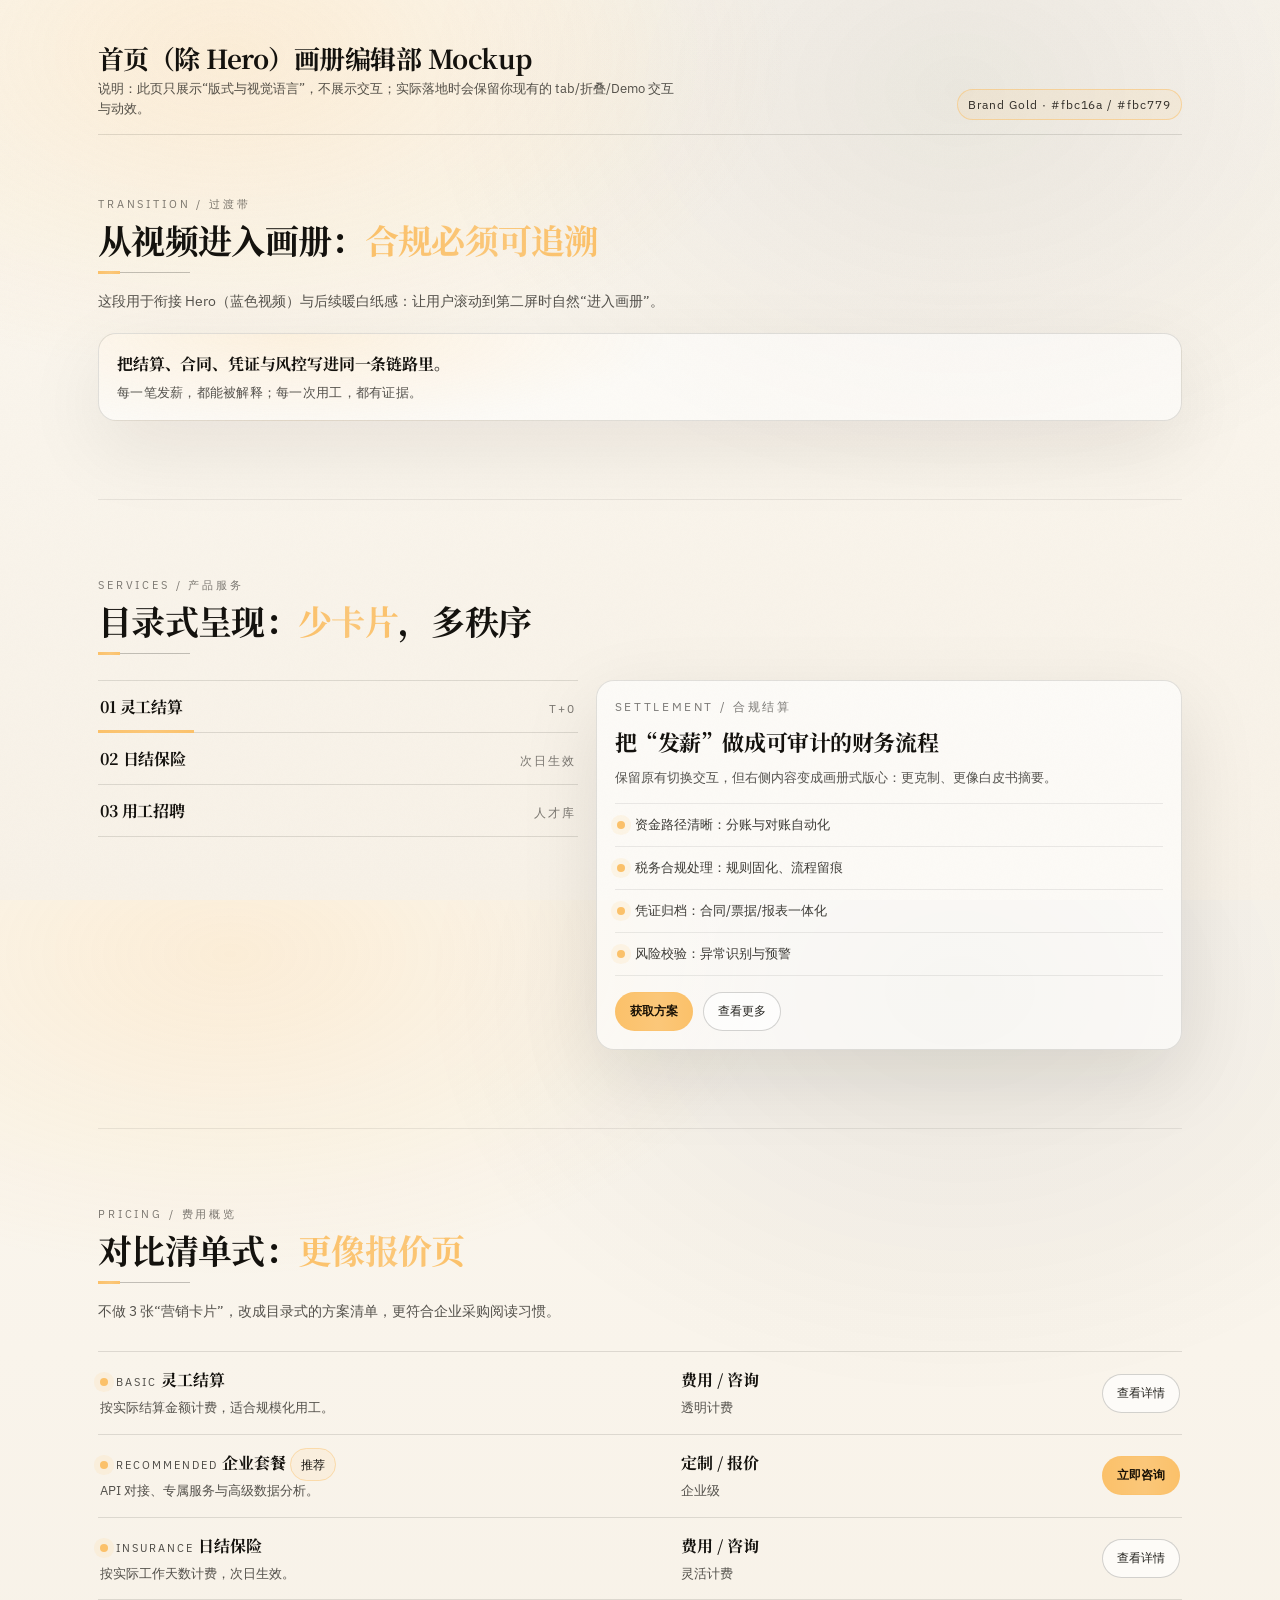
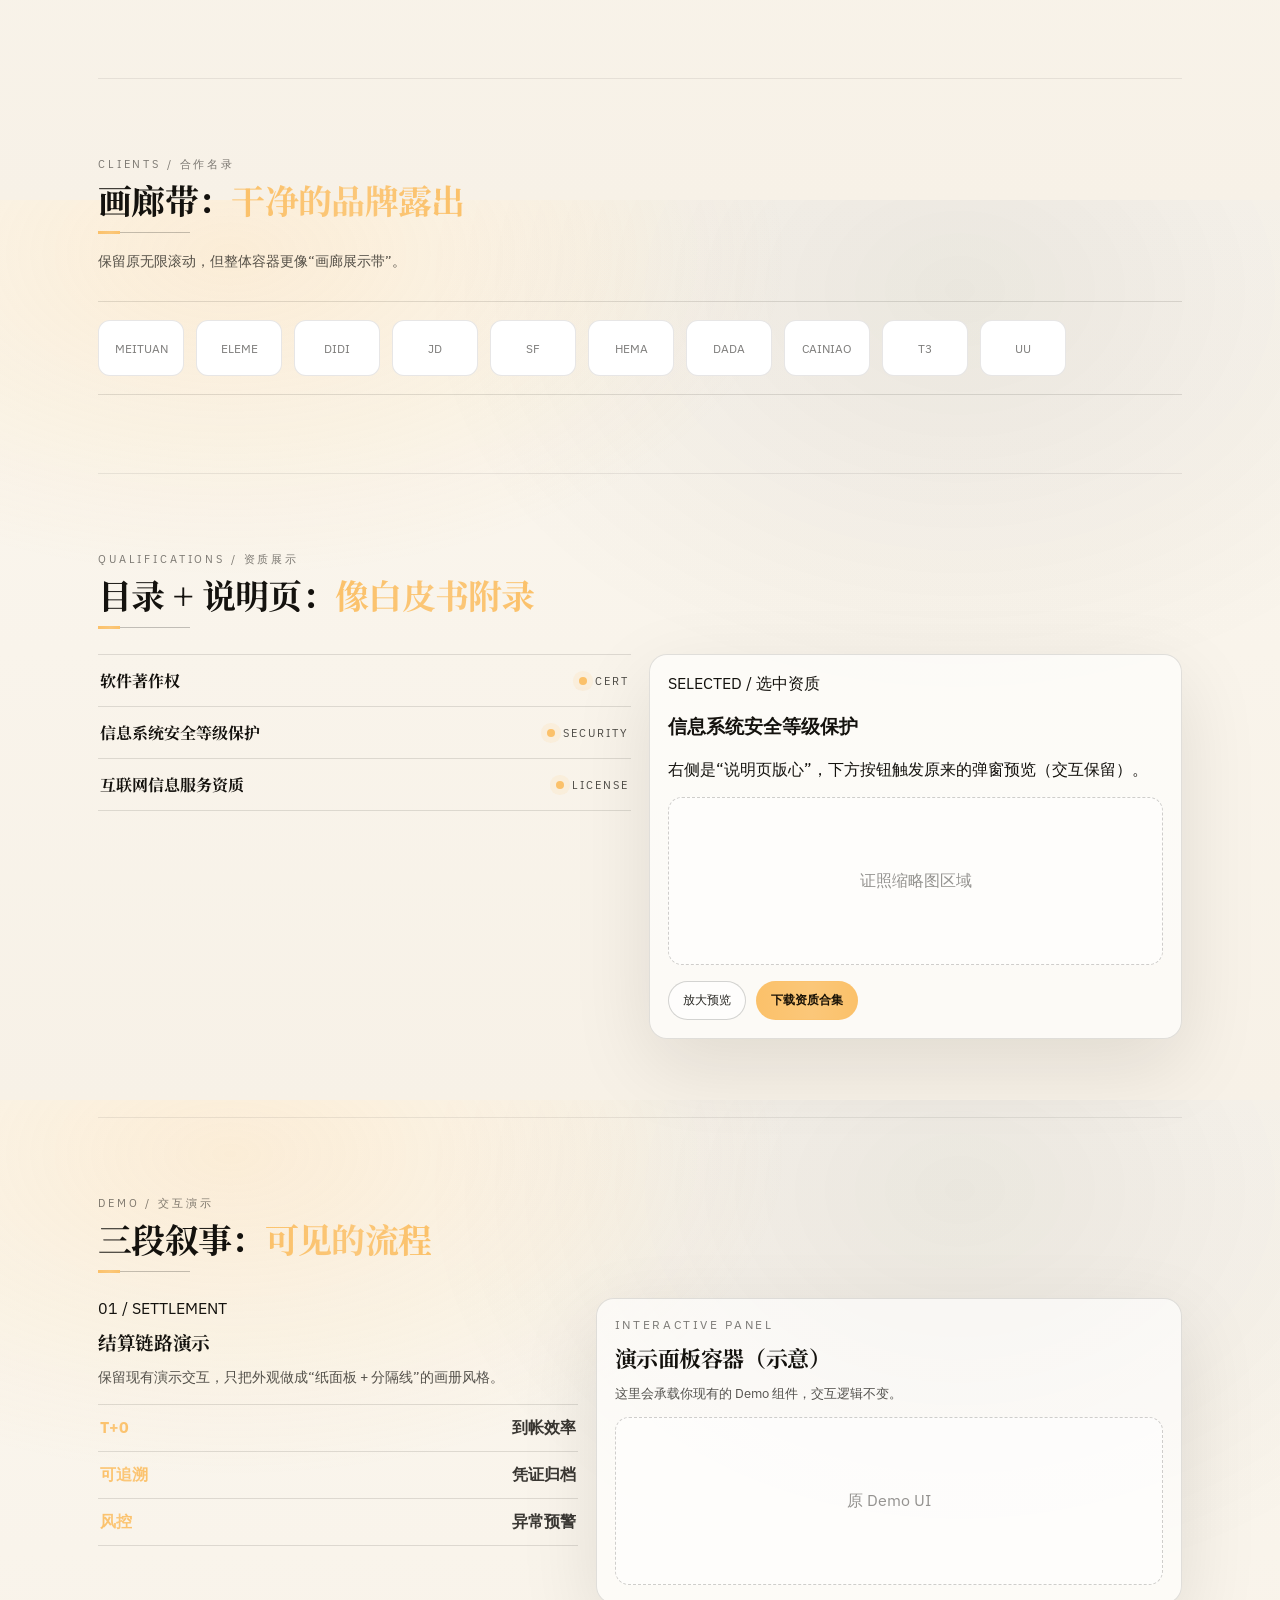
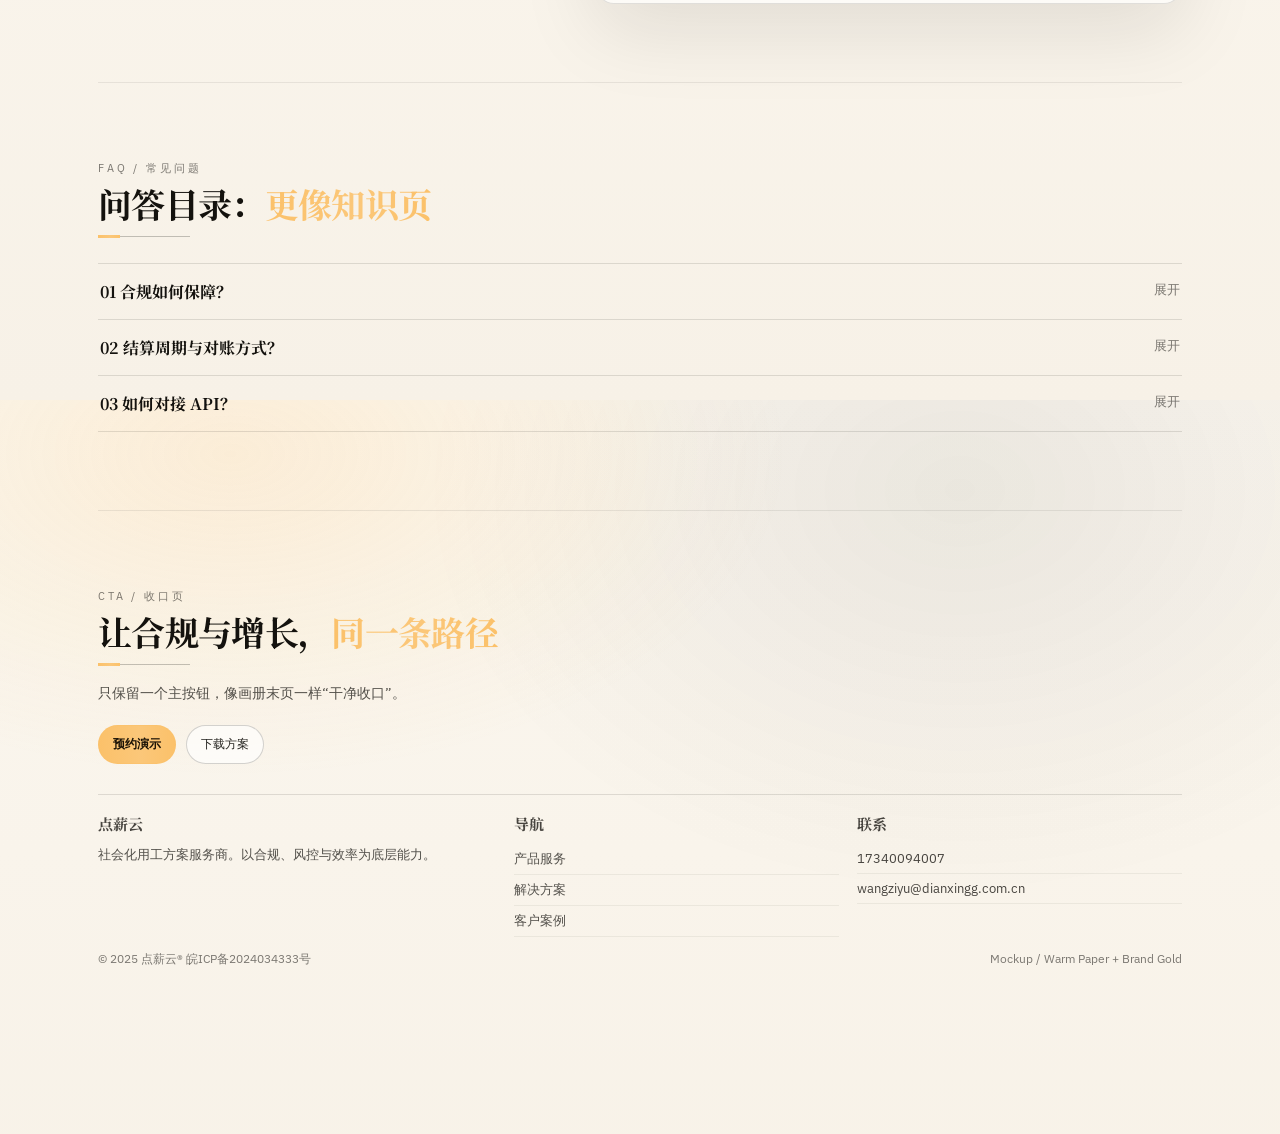
<file: mockups/home-editorial-paper-gold.html>
<!doctype html>
<html lang="zh-CN">
  <head>
    <meta charset="UTF-8" />
    <meta name="viewport" content="width=device-width, initial-scale=1.0" />
    <title>点薪云 v2 首页（除 Hero）画册编辑部 Mockup</title>
    <link rel="preconnect" href="https://fonts.googleapis.com" />
    <link rel="preconnect" href="https://fonts.gstatic.com" crossorigin />
    <link
      href="https://fonts.googleapis.com/css2?family=IBM+Plex+Sans:wght@300;400;500;600&family=Noto+Serif+SC:wght@400;600;700&display=swap"
      rel="stylesheet"
    />
    <style>
      :root {
        --paper: #fbf7ef;
        --paper-2: #f7f1e7;
        --ink: #14120e;
        --muted: rgba(20, 18, 14, 0.72);
        --dim: rgba(20, 18, 14, 0.55);
        --stroke: rgba(20, 18, 14, 0.12);
        --stroke-soft: rgba(20, 18, 14, 0.08);
        --gold1: #fbc16a;
        --gold2: #fbc779;
        --gold-grad: linear-gradient(90deg, #fbc16a 0%, #fbc779 55%, #fbc16a 100%);
        --max: 1120px;
      }
      * { box-sizing: border-box; }
      html, body { height: 100%; }
      body {
        margin: 0;
        color: var(--ink);
        font-family: "IBM Plex Sans", ui-sans-serif, system-ui, -apple-system, "Segoe UI", Arial, "PingFang SC", "Microsoft YaHei", sans-serif;
        background:
          radial-gradient(900px 520px at 18% 6%, rgba(251, 193, 106, 0.18), transparent 62%),
          radial-gradient(900px 680px at 75% 10%, rgba(20, 18, 14, 0.07), transparent 60%),
          linear-gradient(180deg, var(--paper), var(--paper-2));
      }
      .grain::before{
        content:"";
        position:fixed; inset:0;
        pointer-events:none;
        background-image:url("data:image/svg+xml,%3Csvg xmlns='http://www.w3.org/2000/svg' width='160' height='160'%3E%3Cfilter id='n'%3E%3CfeTurbulence type='fractalNoise' baseFrequency='.8' numOctaves='3' stitchTiles='stitch'/%3E%3C/filter%3E%3Crect width='160' height='160' filter='url(%23n)' opacity='.26'/%3E%3C/svg%3E");
        opacity:.06;
        mix-blend-mode:multiply;
      }
      .wrap { max-width: var(--max); margin: 0 auto; padding: 44px 18px 88px; }
      .topline {
        display:flex; align-items:flex-end; justify-content:space-between; gap:16px;
        border-bottom: 1px solid var(--stroke);
        padding-bottom: 14px;
        margin-bottom: 20px;
      }
      h1{
        margin:0;
        font-family:"Noto Serif SC", ui-serif, serif;
        letter-spacing:-.02em;
        font-weight:700;
        font-size: 26px;
        line-height:1.05;
      }
      .subtitle{margin-top:8px; color:var(--muted); font-size:13px; line-height:1.55; max-width:72ch}
      .chip{
        font-size: 12px;
        border:1px solid rgba(251,193,106,.55);
        background: rgba(251,193,106,.10);
        padding: 7px 10px;
        border-radius: 999px;
        color: rgba(20,18,14,.86);
        letter-spacing:.08em;
        white-space:nowrap;
      }

      .section{ padding: 78px 0; border-bottom: 1px solid var(--stroke-soft); }
      .label{ font-size: 11px; letter-spacing:.26em; text-transform:uppercase; color: var(--dim); }
      .h2{
        margin-top: 10px;
        font-family:"Noto Serif SC", ui-serif, serif;
        letter-spacing:-.02em;
        font-weight:700;
        font-size: 34px;
        line-height:1.06;
      }
      .h2 .gold{
        background: var(--gold-grad);
        -webkit-background-clip:text;
        background-clip:text;
        color: transparent;
      }
      .divider{ margin-top: 14px; height:1px; width: 92px; position:relative; background: rgba(20,18,14,.24); }
      .divider::before{
        content:""; position:absolute; left:0; top:-1px; width:22px; height:3px;
        background: var(--gold-grad);
      }
      .lede{ margin-top: 16px; color: var(--muted); line-height:1.85; font-size: 14px; max-width: 78ch; }

      /* transition band */
      .band{
        border: 1px solid var(--stroke);
        border-radius: 18px;
        padding: 18px 18px;
        background:
          radial-gradient(680px 180px at 18% 0%, rgba(251,193,106,.16), transparent 55%),
          rgba(255,255,255,.55);
        box-shadow: 0 26px 80px rgba(20,18,14,.08);
      }
      .band p{ margin:0; font-family:"Noto Serif SC", ui-serif, serif; font-weight:700; letter-spacing:-.01em; }
      .band small{ display:block; margin-top:8px; color:var(--muted); font-family:"IBM Plex Sans"; letter-spacing:.02em; }

      /* services */
      .services-grid{ margin-top: 26px; display:grid; grid-template-columns: 0.9fr 1.1fr; gap: 18px; }
      @media (max-width: 980px){ .services-grid{ grid-template-columns: 1fr; } }
      .menu{
        border-top: 1px solid var(--stroke);
      }
      .menu a{
        display:flex; justify-content:space-between; align-items:baseline;
        text-decoration:none;
        color: var(--ink);
        padding: 14px 2px;
        border-bottom: 1px solid var(--stroke);
      }
      .menu a b{ font-family:"Noto Serif SC"; font-weight:700; letter-spacing:-.01em; }
      .menu a span{ color: var(--dim); font-size:12px; letter-spacing:.16em; }
      .menu a:hover b{ background: var(--gold-grad); -webkit-background-clip:text; background-clip:text; color:transparent; }
      .menu a.active{ position:relative; }
      .menu a.active::after{
        content:""; position:absolute; left:0; bottom:-1px; height:3px; width: 96px; background: var(--gold-grad);
      }
      .paper-panel{
        border: 1px solid var(--stroke);
        border-radius: 18px;
        background: rgba(255,255,255,.62);
        padding: 18px 18px 18px;
        box-shadow: 0 26px 80px rgba(20,18,14,.10);
      }
      .paper-panel .kicker{ font-size: 12px; color: var(--dim); letter-spacing:.22em; text-transform:uppercase; }
      .paper-panel h3{ margin: 10px 0 0; font-family:"Noto Serif SC"; letter-spacing:-.02em; font-size: 22px; }
      .paper-panel p{ margin: 10px 0 0; color: var(--muted); line-height:1.75; font-size: 13px; }
      .feat{
        margin-top: 14px;
        border-top: 1px solid var(--stroke-soft);
      }
      .feat div{
        display:flex; gap:10px; align-items:center;
        padding: 12px 2px;
        border-bottom: 1px solid var(--stroke-soft);
        color: rgba(20,18,14,.82);
        font-size: 13px;
      }
      .dot{
        width:8px; height:8px; border-radius:50%;
        background: var(--gold1);
        box-shadow: 0 0 0 6px rgba(251,193,106,.12);
        flex:0 0 auto;
      }
      .actions{ margin-top: 16px; display:flex; gap:10px; flex-wrap:wrap; }
      .btn{
        border-radius: 999px;
        padding: 10px 14px;
        border: 1px solid rgba(20,18,14,.18);
        background: rgba(255,255,255,.65);
        color: rgba(20,18,14,.92);
        font-size: 12px;
      }
      .btn.primary{
        border-color: rgba(251,193,106,.55);
        background: var(--gold-grad);
        color: #1a1206;
        font-weight: 650;
      }

      /* pricing list */
      .pricing{ margin-top: 26px; border-top:1px solid var(--stroke); }
      .p-row{
        display:grid; grid-template-columns: 1.4fr .6fr .6fr;
        gap: 12px;
        padding: 16px 2px;
        border-bottom:1px solid var(--stroke);
        align-items:center;
      }
      @media (max-width: 980px){ .p-row{ grid-template-columns: 1fr; } }
      .p-row b{ font-family:"Noto Serif SC"; font-weight:700; }
      .p-row small{ display:block; margin-top:6px; color: var(--muted); line-height:1.55; }
      .tag{ display:inline-flex; align-items:center; gap:8px; font-size:11px; letter-spacing:.18em; text-transform:uppercase; color: rgba(20,18,14,.76); }
      .tag i{ width: 8px; height:8px; border-radius:50%; background: var(--gold1); box-shadow:0 0 0 6px rgba(251,193,106,.12); display:inline-block; }
      .recommend{ border: 1px solid rgba(251,193,106,.45); padding: 8px 10px; border-radius: 999px; background: rgba(251,193,106,.10); font-size: 12px; }

      /* clients gallery strip */
      .gallery{
        margin-top: 26px;
        border-top:1px solid var(--stroke);
        border-bottom:1px solid var(--stroke);
        padding: 18px 0;
        display:flex; gap:12px; flex-wrap:wrap;
      }
      .logo{
        width: 86px; height: 56px;
        border-radius: 12px;
        border: 1px solid rgba(20,18,14,.10);
        background: #fff;
        display:flex; align-items:center; justify-content:center;
        color: rgba(20,18,14,.55);
        font-size: 12px;
      }

      /* qual split */
      .qual{ margin-top: 26px; display:grid; grid-template-columns: 1fr 1fr; gap: 18px; }
      @media (max-width: 980px){ .qual{ grid-template-columns:1fr; } }
      .qual .list{ border-top:1px solid var(--stroke); }
      .qual .list div{
        padding: 14px 2px;
        border-bottom:1px solid var(--stroke);
        display:flex; justify-content:space-between; gap:12px;
      }
      .qual .list b{ font-family:"Noto Serif SC"; }
      .qual .preview{
        border:1px solid var(--stroke);
        border-radius:18px;
        background: rgba(255,255,255,.62);
        padding: 18px;
        box-shadow: 0 26px 80px rgba(20,18,14,.10);
      }
      .placeholder{
        height: 168px;
        border-radius: 14px;
        border: 1px dashed rgba(20,18,14,.20);
        background: rgba(255,255,255,.55);
        display:flex; align-items:center; justify-content:center;
        color: rgba(20,18,14,.45);
      }

      /* demo narrative */
      .demo{
        margin-top: 26px;
        display:grid;
        grid-template-columns: 0.9fr 1.1fr;
        gap: 18px;
        align-items:start;
      }
      @media (max-width: 980px){ .demo{ grid-template-columns:1fr; } }
      .kpi{
        margin-top: 14px;
        border-top: 1px solid var(--stroke);
      }
      .kpi div{
        display:flex; justify-content:space-between; gap:12px;
        padding: 12px 2px;
        border-bottom:1px solid var(--stroke);
        color: rgba(20,18,14,.84);
      }
      .kpi div span{ background: var(--gold-grad); -webkit-background-clip:text; background-clip:text; color:transparent; font-weight:700; }

      /* faq */
      .faq{ margin-top: 26px; border-top:1px solid var(--stroke); }
      .q{
        display:flex; justify-content:space-between; gap:12px;
        padding: 16px 2px;
        border-bottom:1px solid var(--stroke);
      }
      .q b{ font-family:"Noto Serif SC"; }
      .q small{ color: var(--dim); }

      /* footer */
      .footer{
        margin-top: 30px;
        border-top:1px solid var(--stroke);
        padding-top: 18px;
        display:grid;
        grid-template-columns: 1.1fr .9fr .9fr;
        gap: 18px;
        color: rgba(20,18,14,.78);
        font-size: 13px;
      }
      @media (max-width: 980px){ .footer{ grid-template-columns:1fr; } }
      .footer h4{ margin:0 0 10px; font-family:"Noto Serif SC"; font-size: 15px; }
      .footer a{ color: rgba(20,18,14,.72); text-decoration:none; display:block; padding: 6px 0; border-bottom:1px solid rgba(20,18,14,.06); }
      .footer a:hover{ color: rgba(20,18,14,.92); }
      .fineprint{ margin-top: 14px; color: rgba(20,18,14,.55); font-size: 12px; display:flex; justify-content:space-between; flex-wrap:wrap; gap:10px; }
    </style>
  </head>
  <body class="grain">
    <div class="wrap">
      <div class="topline">
        <div>
          <h1>首页（除 Hero）画册编辑部 Mockup</h1>
          <div class="subtitle">
            说明：此页只展示“版式与视觉语言”，不展示交互；实际落地时会保留你现有的 tab/折叠/Demo 交互与动效。
          </div>
        </div>
        <div class="chip">Brand Gold · #fbc16a / #fbc779</div>
      </div>

      <!-- Transition Band -->
      <div class="section" style="padding-top:42px">
        <div class="label">TRANSITION / 过渡带</div>
        <div class="h2">从视频进入画册：<span class="gold">合规必须可追溯</span></div>
        <div class="divider"></div>
        <div class="lede">
          这段用于衔接 Hero（蓝色视频）与后续暖白纸感：让用户滚动到第二屏时自然“进入画册”。
        </div>
        <div style="margin-top:18px" class="band">
          <p>把结算、合同、凭证与风控写进同一条链路里。</p>
          <small>每一笔发薪，都能被解释；每一次用工，都有证据。</small>
        </div>
      </div>

      <!-- Services -->
      <div class="section">
        <div class="label">SERVICES / 产品服务</div>
        <div class="h2">目录式呈现：<span class="gold">少卡片</span>，多秩序</div>
        <div class="divider"></div>
        <div class="services-grid">
          <div class="menu">
            <a class="active" href="javascript:void(0)"><b>01 灵工结算</b><span>T+0</span></a>
            <a href="javascript:void(0)"><b>02 日结保险</b><span>次日生效</span></a>
            <a href="javascript:void(0)"><b>03 用工招聘</b><span>人才库</span></a>
          </div>
          <div class="paper-panel">
            <div class="kicker">SETTLEMENT / 合规结算</div>
            <h3>把“发薪”做成可审计的财务流程</h3>
            <p>保留原有切换交互，但右侧内容变成画册式版心：更克制、更像白皮书摘要。</p>
            <div class="feat">
              <div><span class="dot"></span>资金路径清晰：分账与对账自动化</div>
              <div><span class="dot"></span>税务合规处理：规则固化、流程留痕</div>
              <div><span class="dot"></span>凭证归档：合同/票据/报表一体化</div>
              <div><span class="dot"></span>风险校验：异常识别与预警</div>
            </div>
            <div class="actions">
              <button class="btn primary">获取方案</button>
              <button class="btn">查看更多</button>
            </div>
          </div>
        </div>
      </div>

      <!-- Pricing -->
      <div class="section">
        <div class="label">PRICING / 费用概览</div>
        <div class="h2">对比清单式：<span class="gold">更像报价页</span></div>
        <div class="divider"></div>
        <div class="lede">不做 3 张“营销卡片”，改成目录式的方案清单，更符合企业采购阅读习惯。</div>
        <div class="pricing">
          <div class="p-row">
            <div>
              <div class="tag"><i></i> BASIC</div>
              <b>灵工结算</b>
              <small>按实际结算金额计费，适合规模化用工。</small>
            </div>
            <div><b class="gold">费用 / 咨询</b><small>透明计费</small></div>
            <div style="display:flex;gap:10px;align-items:center;justify-content:flex-end">
              <button class="btn">查看详情</button>
            </div>
          </div>
          <div class="p-row">
            <div>
              <div class="tag"><i></i> RECOMMENDED</div>
              <b>企业套餐</b> <span class="recommend">推荐</span>
              <small>API 对接、专属服务与高级数据分析。</small>
            </div>
            <div><b class="gold">定制 / 报价</b><small>企业级</small></div>
            <div style="display:flex;gap:10px;align-items:center;justify-content:flex-end">
              <button class="btn primary">立即咨询</button>
            </div>
          </div>
          <div class="p-row">
            <div>
              <div class="tag"><i></i> INSURANCE</div>
              <b>日结保险</b>
              <small>按实际工作天数计费，次日生效。</small>
            </div>
            <div><b class="gold">费用 / 咨询</b><small>灵活计费</small></div>
            <div style="display:flex;gap:10px;align-items:center;justify-content:flex-end">
              <button class="btn">查看详情</button>
            </div>
          </div>
        </div>
      </div>

      <!-- Clients -->
      <div class="section">
        <div class="label">CLIENTS / 合作名录</div>
        <div class="h2">画廊带：<span class="gold">干净的品牌露出</span></div>
        <div class="divider"></div>
        <div class="lede">保留原无限滚动，但整体容器更像“画廊展示带”。</div>
        <div class="gallery">
          <div class="logo">MEITUAN</div>
          <div class="logo">ELEME</div>
          <div class="logo">DIDI</div>
          <div class="logo">JD</div>
          <div class="logo">SF</div>
          <div class="logo">HEMA</div>
          <div class="logo">DADA</div>
          <div class="logo">CAINIAO</div>
          <div class="logo">T3</div>
          <div class="logo">UU</div>
        </div>
      </div>

      <!-- Qualifications -->
      <div class="section">
        <div class="label">QUALIFICATIONS / 资质展示</div>
        <div class="h2">目录 + 说明页：<span class="gold">像白皮书附录</span></div>
        <div class="divider"></div>
        <div class="qual">
          <div class="list">
            <div><b>软件著作权</b><span class="tag"><i></i> CERT</span></div>
            <div><b>信息系统安全等级保护</b><span class="tag"><i></i> SECURITY</span></div>
            <div><b>互联网信息服务资质</b><span class="tag"><i></i> LICENSE</span></div>
          </div>
          <div class="preview">
            <div class="kicker">SELECTED / 选中资质</div>
            <h3>信息系统安全等级保护</h3>
            <p>右侧是“说明页版心”，下方按钮触发原来的弹窗预览（交互保留）。</p>
            <div style="margin-top:12px" class="placeholder">证照缩略图区域</div>
            <div class="actions">
              <button class="btn">放大预览</button>
              <button class="btn primary">下载资质合集</button>
            </div>
          </div>
        </div>
      </div>

      <!-- Demo narrative -->
      <div class="section">
        <div class="label">DEMO / 交互演示</div>
        <div class="h2">三段叙事：<span class="gold">可见的流程</span></div>
        <div class="divider"></div>
        <div class="demo">
          <div>
            <div class="kicker">01 / SETTLEMENT</div>
            <h3 style="margin:10px 0 0; font-family:'Noto Serif SC'; letter-spacing:-.02em;">结算链路演示</h3>
            <p class="lede" style="margin-top:10px">
              保留现有演示交互，只把外观做成“纸面板 + 分隔线”的画册风格。
            </p>
            <div class="kpi">
              <div><span>T+0</span><b>到帐效率</b></div>
              <div><span>可追溯</span><b>凭证归档</b></div>
              <div><span>风控</span><b>异常预警</b></div>
            </div>
          </div>
          <div class="paper-panel">
            <div class="kicker">INTERACTIVE PANEL</div>
            <h3>演示面板容器（示意）</h3>
            <p>这里会承载你现有的 Demo 组件，交互逻辑不变。</p>
            <div style="margin-top:12px" class="placeholder">原 Demo UI</div>
          </div>
        </div>
      </div>

      <!-- FAQ -->
      <div class="section">
        <div class="label">FAQ / 常见问题</div>
        <div class="h2">问答目录：<span class="gold">更像知识页</span></div>
        <div class="divider"></div>
        <div class="faq">
          <div class="q"><b>01 合规如何保障？</b><small>展开</small></div>
          <div class="q"><b>02 结算周期与对账方式？</b><small>展开</small></div>
          <div class="q"><b>03 如何对接 API？</b><small>展开</small></div>
        </div>
      </div>

      <!-- CTA -->
      <div class="section" style="border-bottom:none">
        <div class="label">CTA / 收口页</div>
        <div class="h2">让合规与增长，<span class="gold">同一条路径</span></div>
        <div class="divider"></div>
        <div class="lede">只保留一个主按钮，像画册末页一样“干净收口”。</div>
        <div class="actions" style="margin-top:18px">
          <button class="btn primary">预约演示</button>
          <button class="btn">下载方案</button>
        </div>

        <div class="footer">
          <div>
            <h4>点薪云</h4>
            <div style="color:var(--muted); line-height:1.7">社会化用工方案服务商。以合规、风控与效率为底层能力。</div>
          </div>
          <div>
            <h4>导航</h4>
            <a href="javascript:void(0)">产品服务</a>
            <a href="javascript:void(0)">解决方案</a>
            <a href="javascript:void(0)">客户案例</a>
          </div>
          <div>
            <h4>联系</h4>
            <div style="padding:6px 0; border-bottom:1px solid rgba(20,18,14,.06)">17340094007</div>
            <div style="padding:6px 0; border-bottom:1px solid rgba(20,18,14,.06)">wangziyu@dianxingg.com.cn</div>
          </div>
        </div>
        <div class="fineprint">
          <div>© 2025 点薪云® 皖ICP备2024034333号</div>
          <div>Mockup / Warm Paper + Brand Gold</div>
        </div>
      </div>
    </div>
  </body>
</html>
</file>
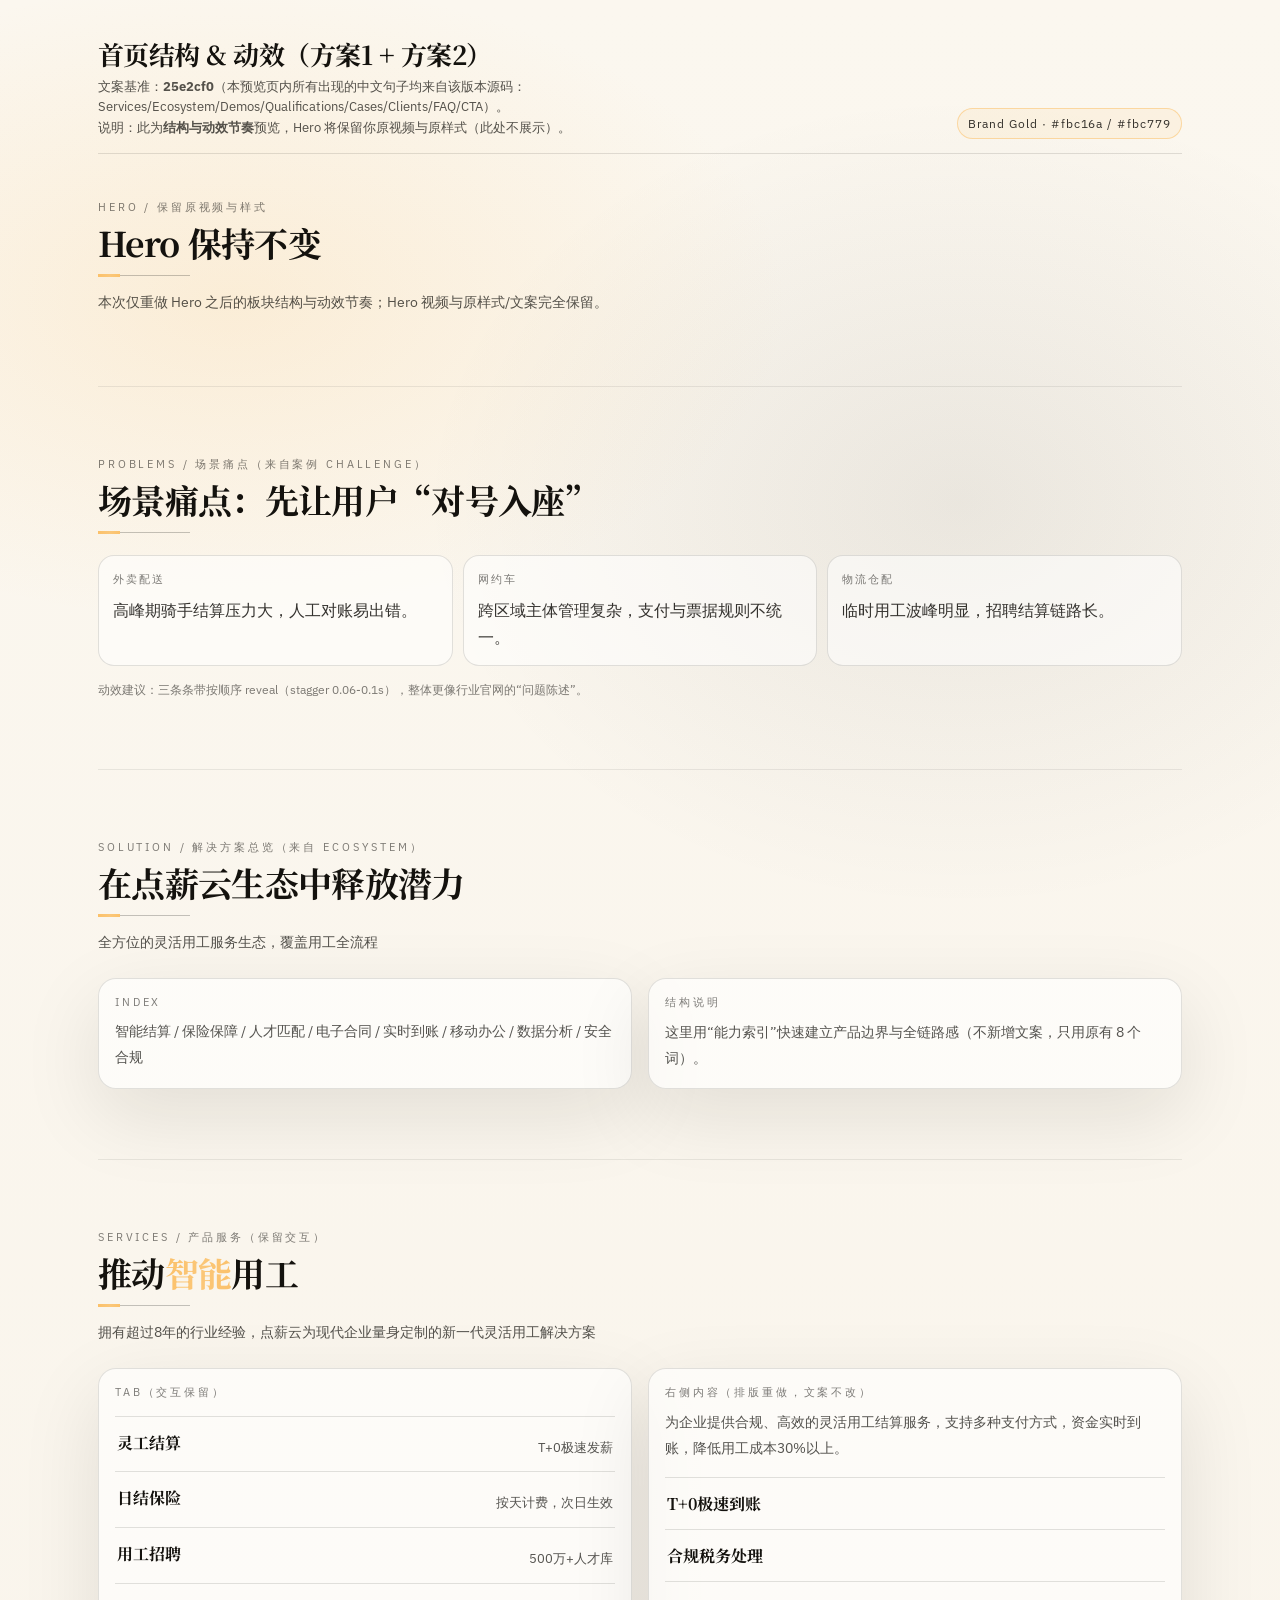
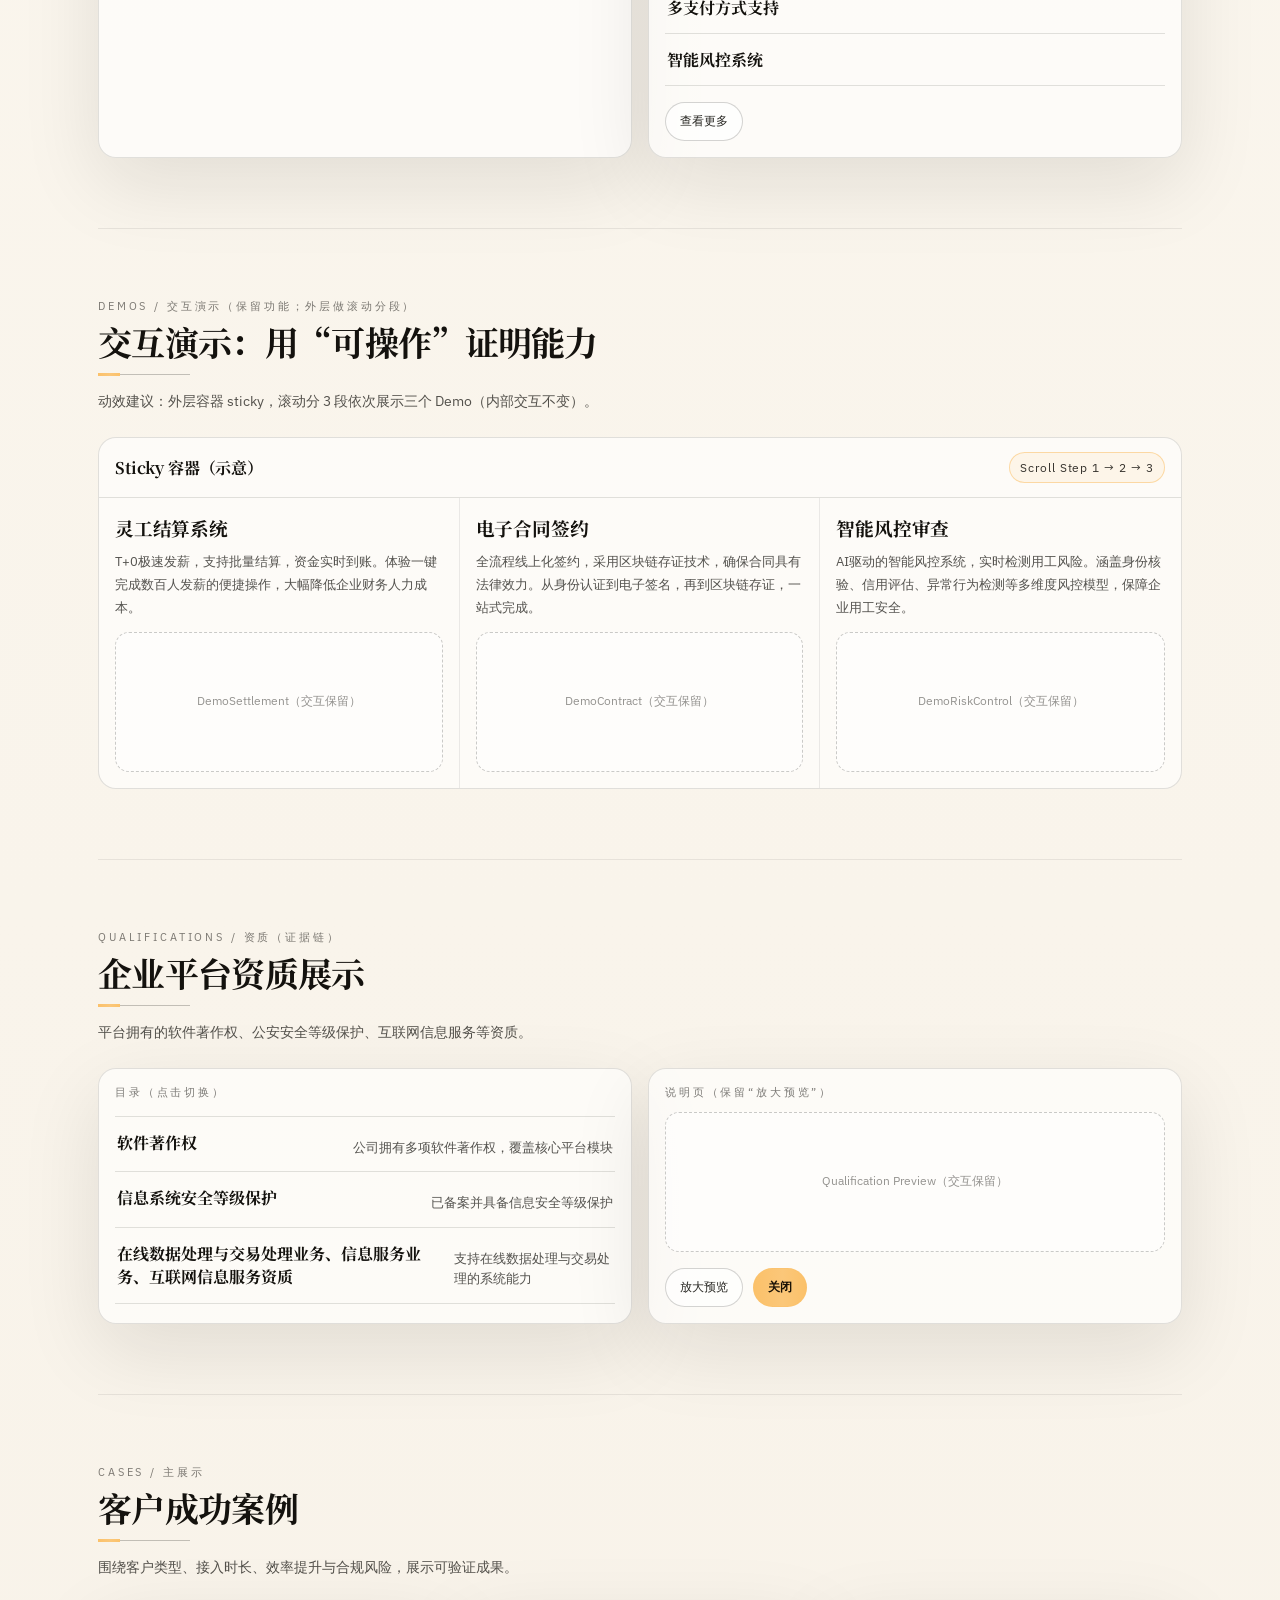
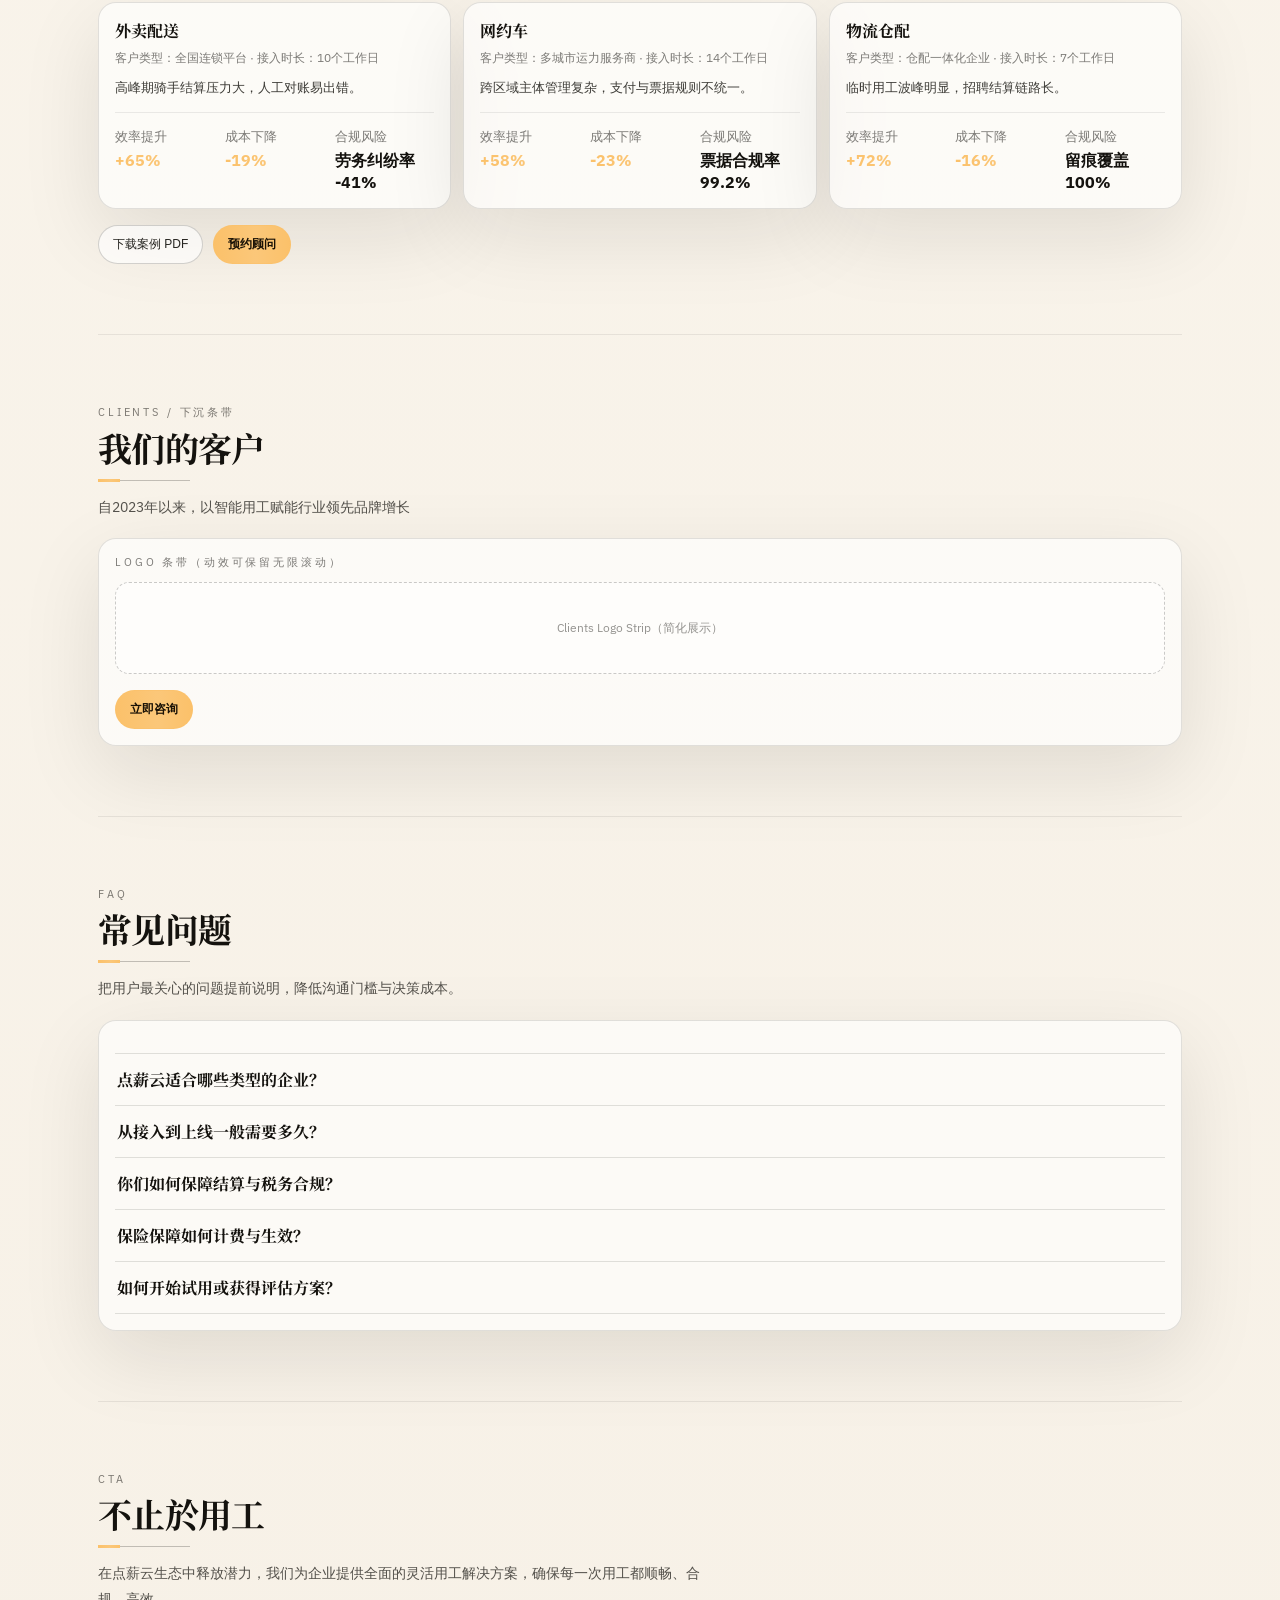
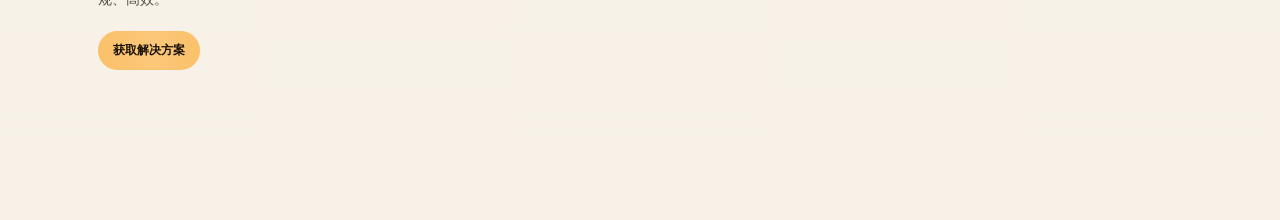
<file: mockups/home-structure-motion-yunzhanghu-inspired.html>
<!doctype html>
<html lang="zh-CN">
  <head>
    <meta charset="UTF-8" />
    <meta name="viewport" content="width=device-width, initial-scale=1.0" />
    <title>点薪云-首页结构&动效方案（文案锁定 25e2cf0）</title>
    <link rel="preconnect" href="https://fonts.googleapis.com" />
    <link rel="preconnect" href="https://fonts.gstatic.com" crossorigin />
    <link
      href="https://fonts.googleapis.com/css2?family=IBM+Plex+Sans:wght@300;400;500;600&family=Noto+Serif+SC:wght@400;600;700&display=swap"
      rel="stylesheet"
    />
    <style>
      :root {
        --paper: #fbf7ef;
        --paper2: #f7f1e7;
        --ink: #14120e;
        --muted: rgba(20,18,14,.72);
        --dim: rgba(20,18,14,.55);
        --stroke: rgba(20,18,14,.12);
        --stroke2: rgba(20,18,14,.08);
        --gold1:#fbc16a;
        --gold2:#fbc779;
        --gold-grad: linear-gradient(90deg,#fbc16a 0%,#fbc779 55%,#fbc16a 100%);
        --max: 1120px;
      }
      *{box-sizing:border-box}
      body{
        margin:0;
        font-family:"IBM Plex Sans", system-ui, -apple-system, "Segoe UI", Arial, "PingFang SC", "Microsoft YaHei", sans-serif;
        color:var(--ink);
        background:
          radial-gradient(900px 520px at 18% 6%, rgba(251,193,106,0.18), transparent 62%),
          radial-gradient(900px 680px at 75% 10%, rgba(20,18,14,0.07), transparent 60%),
          linear-gradient(180deg, var(--paper), var(--paper2));
      }
      .wrap{max-width:var(--max); margin:0 auto; padding:40px 18px 80px}
      .head{
        border-bottom:1px solid var(--stroke);
        padding-bottom:14px;
        margin-bottom:18px;
        display:flex; gap:16px; align-items:flex-end; justify-content:space-between; flex-wrap:wrap;
      }
      h1{
        margin:0;
        font-family:"Noto Serif SC", ui-serif, serif;
        font-weight:700;
        letter-spacing:-.02em;
        font-size:26px;
        line-height:1.1;
      }
      .sub{margin-top:8px; color:var(--muted); font-size:13px; line-height:1.6; max-width:76ch}
      .pill{
        font-size:12px; letter-spacing:.08em;
        border:1px solid rgba(251,193,106,.55);
        background:rgba(251,193,106,.10);
        border-radius:999px; padding:7px 10px; color:rgba(20,18,14,.86);
      }

      .section{padding:70px 0; border-bottom:1px solid var(--stroke2)}
      .label{font-size:11px; letter-spacing:.26em; text-transform:uppercase; color:var(--dim)}
      .title{
        margin-top:10px;
        font-family:"Noto Serif SC", ui-serif, serif;
        font-weight:700;
        letter-spacing:-.02em;
        font-size:34px;
        line-height:1.06;
      }
      .gold{
        background:var(--gold-grad);
        -webkit-background-clip:text;
        background-clip:text;
        color:transparent;
      }
      .divider{margin-top:14px; height:1px; width:92px; background:rgba(20,18,14,.24); position:relative;}
      .divider:before{content:""; position:absolute; left:0; top:-1px; height:3px; width:22px; background:var(--gold-grad);}
      .desc{margin-top:14px; color:var(--muted); font-size:14px; line-height:1.85; max-width:78ch}

      /* blocks */
      .grid2{margin-top:22px; display:grid; grid-template-columns:1fr 1fr; gap:16px}
      @media (max-width: 980px){ .grid2{grid-template-columns:1fr} }
      .card{
        border:1px solid var(--stroke);
        border-radius:18px;
        background:rgba(255,255,255,.62);
        box-shadow:0 26px 80px rgba(20,18,14,.10);
        padding:16px;
      }
      .list{
        margin-top:16px;
        border-top:1px solid var(--stroke);
      }
      .row{
        display:flex; justify-content:space-between; gap:12px;
        padding:14px 2px;
        border-bottom:1px solid var(--stroke);
      }
      .row b{font-family:"Noto Serif SC"; font-weight:700}
      .row small{display:block; margin-top:6px; color:var(--muted); line-height:1.55}

      /* problem strip */
      .problems{margin-top:22px; display:grid; grid-template-columns:1fr 1fr 1fr; gap:10px}
      @media (max-width: 980px){ .problems{grid-template-columns:1fr} }
      .problem{
        border:1px solid var(--stroke);
        border-radius:16px;
        background:rgba(255,255,255,.55);
        padding:14px 14px;
        color:rgba(20,18,14,.86);
        line-height:1.7;
      }
      .problem .k{font-size:11px; letter-spacing:.18em; text-transform:uppercase; color:var(--dim); margin-bottom:8px}

      /* demo storyboard */
      .demo{
        margin-top:22px;
        border:1px solid var(--stroke);
        border-radius:18px;
        background:rgba(255,255,255,.62);
        overflow:hidden;
      }
      .demo .sticky{
        padding:14px 16px;
        border-bottom:1px solid var(--stroke);
        display:flex; justify-content:space-between; align-items:center; gap:12px;
      }
      .demo .sticky b{font-family:"Noto Serif SC"; letter-spacing:-.01em}
      .steps{display:grid; grid-template-columns:repeat(3, minmax(0,1fr));}
      @media (max-width: 980px){ .steps{grid-template-columns:1fr} }
      .step{padding:16px; border-right:1px solid var(--stroke2)}
      .step:last-child{border-right:none}
      .step h3{margin:0; font-family:"Noto Serif SC"; letter-spacing:-.01em}
      .step p{margin:10px 0 0; color:var(--muted); line-height:1.75; font-size:13px}
      .placeholder{
        margin-top:12px;
        height:140px;
        border-radius:14px;
        border:1px dashed rgba(20,18,14,.22);
        background:rgba(255,255,255,.55);
        display:flex; align-items:center; justify-content:center;
        color:rgba(20,18,14,.45);
        font-size:12px;
      }

      /* cases */
      .cases{margin-top:22px; display:grid; grid-template-columns:repeat(3, minmax(0,1fr)); gap:12px}
      @media (max-width: 980px){ .cases{grid-template-columns:1fr} }
      .case{
        border:1px solid var(--stroke);
        border-radius:18px;
        background:rgba(255,255,255,.62);
        box-shadow:0 26px 80px rgba(20,18,14,.10);
        padding:16px;
      }
      .case h4{margin:0; font-family:"Noto Serif SC"}
      .case .meta{margin-top:8px; color:var(--dim); font-size:12px}
      .case .c{margin-top:10px; color:rgba(20,18,14,.82); line-height:1.7; font-size:13px}
      .kpis{margin-top:12px; border-top:1px solid var(--stroke2); padding-top:12px; display:grid; grid-template-columns:repeat(3,1fr); gap:10px}
      .kpis div small{color:var(--dim)}
      .kpis div b{display:block; margin-top:4px}
      .kpis div b.gold{color:transparent}

      .btnrow{margin-top:16px; display:flex; gap:10px; flex-wrap:wrap}
      .btn{
        border-radius:999px;
        padding:10px 14px;
        border:1px solid rgba(20,18,14,.18);
        background:rgba(255,255,255,.65);
        color:rgba(20,18,14,.92);
        font-size:12px;
      }
      .btn.primary{
        border-color:rgba(251,193,106,.55);
        background:var(--gold-grad);
        color:#1a1206;
        font-weight:650;
      }
      .footnote{margin-top:16px; color:var(--dim); font-size:12px}
    </style>
  </head>
  <body>
    <div class="wrap">
      <div class="head">
        <div>
          <h1>首页结构 & 动效（方案1 + 方案2）</h1>
          <div class="sub">
            文案基准：<b>25e2cf0</b>（本预览页内所有出现的中文句子均来自该版本源码：Services/Ecosystem/Demos/Qualifications/Cases/Clients/FAQ/CTA）。
            <br />说明：此为<strong>结构与动效节奏</strong>预览，Hero 将保留你原视频与原样式（此处不展示）。
          </div>
        </div>
        <div class="pill">Brand Gold · #fbc16a / #fbc779</div>
      </div>

      <!-- HERO -->
      <div class="section" style="padding-top:28px">
        <div class="label">HERO / 保留原视频与样式</div>
        <div class="title">Hero 保持不变</div>
        <div class="divider"></div>
        <div class="desc">本次仅重做 Hero 之后的板块结构与动效节奏；Hero 视频与原样式/文案完全保留。</div>
      </div>

      <!-- Problem Strip -->
      <div class="section">
        <div class="label">PROBLEMS / 场景痛点（来自案例 challenge）</div>
        <div class="title">场景痛点：先让用户“对号入座”</div>
        <div class="divider"></div>
        <div class="problems">
          <div class="problem"><div class="k">外卖配送</div>高峰期骑手结算压力大，人工对账易出错。</div>
          <div class="problem"><div class="k">网约车</div>跨区域主体管理复杂，支付与票据规则不统一。</div>
          <div class="problem"><div class="k">物流仓配</div>临时用工波峰明显，招聘结算链路长。</div>
        </div>
        <div class="footnote">动效建议：三条条带按顺序 reveal（stagger 0.06-0.1s），整体更像行业官网的“问题陈述”。</div>
      </div>

      <!-- Solution Overview -->
      <div class="section">
        <div class="label">SOLUTION / 解决方案总览（来自 Ecosystem）</div>
        <div class="title">在点薪云生态中释放潜力</div>
        <div class="divider"></div>
        <div class="desc">全方位的灵活用工服务生态，覆盖用工全流程</div>
        <div class="grid2">
          <div class="card">
            <div class="label">INDEX</div>
            <div class="desc" style="margin-top:10px">
              智能结算 / 保险保障 / 人才匹配 / 电子合同 / 实时到账 / 移动办公 / 数据分析 / 安全合规
            </div>
          </div>
          <div class="card">
            <div class="label">结构说明</div>
            <div class="desc" style="margin-top:10px">
              这里用“能力索引”快速建立产品边界与全链路感（不新增文案，只用原有 8 个词）。
            </div>
          </div>
        </div>
      </div>

      <!-- Services -->
      <div class="section">
        <div class="label">SERVICES / 产品服务（保留交互）</div>
        <div class="title">推动<span class="gold">智能</span>用工</div>
        <div class="divider"></div>
        <div class="desc">拥有超过8年的行业经验，点薪云为现代企业量身定制的新一代灵活用工解决方案</div>
        <div class="grid2">
          <div class="card">
            <div class="label">Tab（交互保留）</div>
            <div class="list">
              <div class="row"><b>灵工结算</b><small>T+0极速发薪</small></div>
              <div class="row"><b>日结保险</b><small>按天计费，次日生效</small></div>
              <div class="row"><b>用工招聘</b><small>500万+人才库</small></div>
            </div>
          </div>
          <div class="card">
            <div class="label">右侧内容（排版重做，文案不改）</div>
            <div class="desc" style="margin-top:10px">
              为企业提供合规、高效的灵活用工结算服务，支持多种支付方式，资金实时到账，降低用工成本30%以上。
            </div>
            <div class="list">
              <div class="row"><b>T+0极速到账</b></div>
              <div class="row"><b>合规税务处理</b></div>
              <div class="row"><b>多支付方式支持</b></div>
              <div class="row"><b>智能风控系统</b></div>
            </div>
            <div class="btnrow">
              <button class="btn">查看更多</button>
            </div>
          </div>
        </div>
      </div>

      <!-- Demos -->
      <div class="section">
        <div class="label">DEMOS / 交互演示（保留功能；外层做滚动分段）</div>
        <div class="title">交互演示：用“可操作”证明能力</div>
        <div class="divider"></div>
        <div class="desc">动效建议：外层容器 sticky，滚动分 3 段依次展示三个 Demo（内部交互不变）。</div>
        <div class="demo">
          <div class="sticky">
            <b>Sticky 容器（示意）</b>
            <span class="pill">Scroll Step 1 → 2 → 3</span>
          </div>
          <div class="steps">
            <div class="step">
              <h3>灵工结算系统</h3>
              <p>T+0极速发薪，支持批量结算，资金实时到账。体验一键完成数百人发薪的便捷操作，大幅降低企业财务人力成本。</p>
              <div class="placeholder">DemoSettlement（交互保留）</div>
            </div>
            <div class="step">
              <h3>电子合同签约</h3>
              <p>全流程线上化签约，采用区块链存证技术，确保合同具有法律效力。从身份认证到电子签名，再到区块链存证，一站式完成。</p>
              <div class="placeholder">DemoContract（交互保留）</div>
            </div>
            <div class="step">
              <h3>智能风控审查</h3>
              <p>AI驱动的智能风控系统，实时检测用工风险。涵盖身份核验、信用评估、异常行为检测等多维度风控模型，保障企业用工安全。</p>
              <div class="placeholder">DemoRiskControl（交互保留）</div>
            </div>
          </div>
        </div>
      </div>

      <!-- Qualifications -->
      <div class="section">
        <div class="label">QUALIFICATIONS / 资质（证据链）</div>
        <div class="title">企业平台资质展示</div>
        <div class="divider"></div>
        <div class="desc">平台拥有的软件著作权、公安安全等级保护、互联网信息服务等资质。</div>
        <div class="grid2">
          <div class="card">
            <div class="label">目录（点击切换）</div>
            <div class="list">
              <div class="row"><b>软件著作权</b><small>公司拥有多项软件著作权，覆盖核心平台模块</small></div>
              <div class="row"><b>信息系统安全等级保护</b><small>已备案并具备信息安全等级保护</small></div>
              <div class="row"><b>在线数据处理与交易处理业务、信息服务业务、互联网信息服务资质</b><small>支持在线数据处理与交易处理的系统能力</small></div>
            </div>
          </div>
          <div class="card">
            <div class="label">说明页（保留“放大预览”）</div>
            <div class="placeholder">Qualification Preview（交互保留）</div>
            <div class="btnrow">
              <button class="btn">放大预览</button>
              <button class="btn primary">关闭</button>
            </div>
          </div>
        </div>
      </div>

      <!-- Cases main -->
      <div class="section">
        <div class="label">CASES / 主展示</div>
        <div class="title">客户成功案例</div>
        <div class="divider"></div>
        <div class="desc">围绕客户类型、接入时长、效率提升与合规风险，展示可验证成果。</div>
        <div class="cases">
          <div class="case">
            <h4>外卖配送</h4>
            <div class="meta">客户类型：全国连锁平台 · 接入时长：10个工作日</div>
            <div class="c">高峰期骑手结算压力大，人工对账易出错。</div>
            <div class="kpis">
              <div><small>效率提升</small><b class="gold">+65%</b></div>
              <div><small>成本下降</small><b class="gold">-19%</b></div>
              <div><small>合规风险</small><b>劳务纠纷率 -41%</b></div>
            </div>
          </div>
          <div class="case">
            <h4>网约车</h4>
            <div class="meta">客户类型：多城市运力服务商 · 接入时长：14个工作日</div>
            <div class="c">跨区域主体管理复杂，支付与票据规则不统一。</div>
            <div class="kpis">
              <div><small>效率提升</small><b class="gold">+58%</b></div>
              <div><small>成本下降</small><b class="gold">-23%</b></div>
              <div><small>合规风险</small><b>票据合规率 99.2%</b></div>
            </div>
          </div>
          <div class="case">
            <h4>物流仓配</h4>
            <div class="meta">客户类型：仓配一体化企业 · 接入时长：7个工作日</div>
            <div class="c">临时用工波峰明显，招聘结算链路长。</div>
            <div class="kpis">
              <div><small>效率提升</small><b class="gold">+72%</b></div>
              <div><small>成本下降</small><b class="gold">-16%</b></div>
              <div><small>合规风险</small><b>留痕覆盖 100%</b></div>
            </div>
          </div>
        </div>
        <div class="btnrow">
          <button class="btn">下载案例 PDF</button>
          <button class="btn primary">预约顾问</button>
        </div>
      </div>

      <!-- Clients down -->
      <div class="section">
        <div class="label">CLIENTS / 下沉条带</div>
        <div class="title">我们的客户</div>
        <div class="divider"></div>
        <div class="desc">自2023年以来，以智能用工赋能行业领先品牌增长</div>
        <div class="card" style="margin-top:18px">
          <div class="label">LOGO 条带（动效可保留无限滚动）</div>
          <div class="placeholder" style="height:92px">Clients Logo Strip（简化展示）</div>
          <div class="btnrow">
            <button class="btn primary">立即咨询</button>
          </div>
        </div>
      </div>

      <!-- FAQ -->
      <div class="section">
        <div class="label">FAQ</div>
        <div class="title">常见问题</div>
        <div class="divider"></div>
        <div class="desc">把用户最关心的问题提前说明，降低沟通门槛与决策成本。</div>
        <div class="card" style="margin-top:18px">
          <div class="list">
            <div class="row"><b>点薪云适合哪些类型的企业？</b></div>
            <div class="row"><b>从接入到上线一般需要多久？</b></div>
            <div class="row"><b>你们如何保障结算与税务合规？</b></div>
            <div class="row"><b>保险保障如何计费与生效？</b></div>
            <div class="row"><b>如何开始试用或获得评估方案？</b></div>
          </div>
        </div>
      </div>

      <!-- CTA -->
      <div class="section" style="border-bottom:none">
        <div class="label">CTA</div>
        <div class="title">不止於用工</div>
        <div class="divider"></div>
        <div class="desc">在点薪云生态中释放潜力，我们为企业提供全面的灵活用工解决方案，确保每一次用工都顺畅、合规、高效。</div>
        <div class="btnrow" style="margin-top:18px">
          <button class="btn primary">获取解决方案</button>
        </div>
      </div>
    </div>
  </body>
</html>
</file>
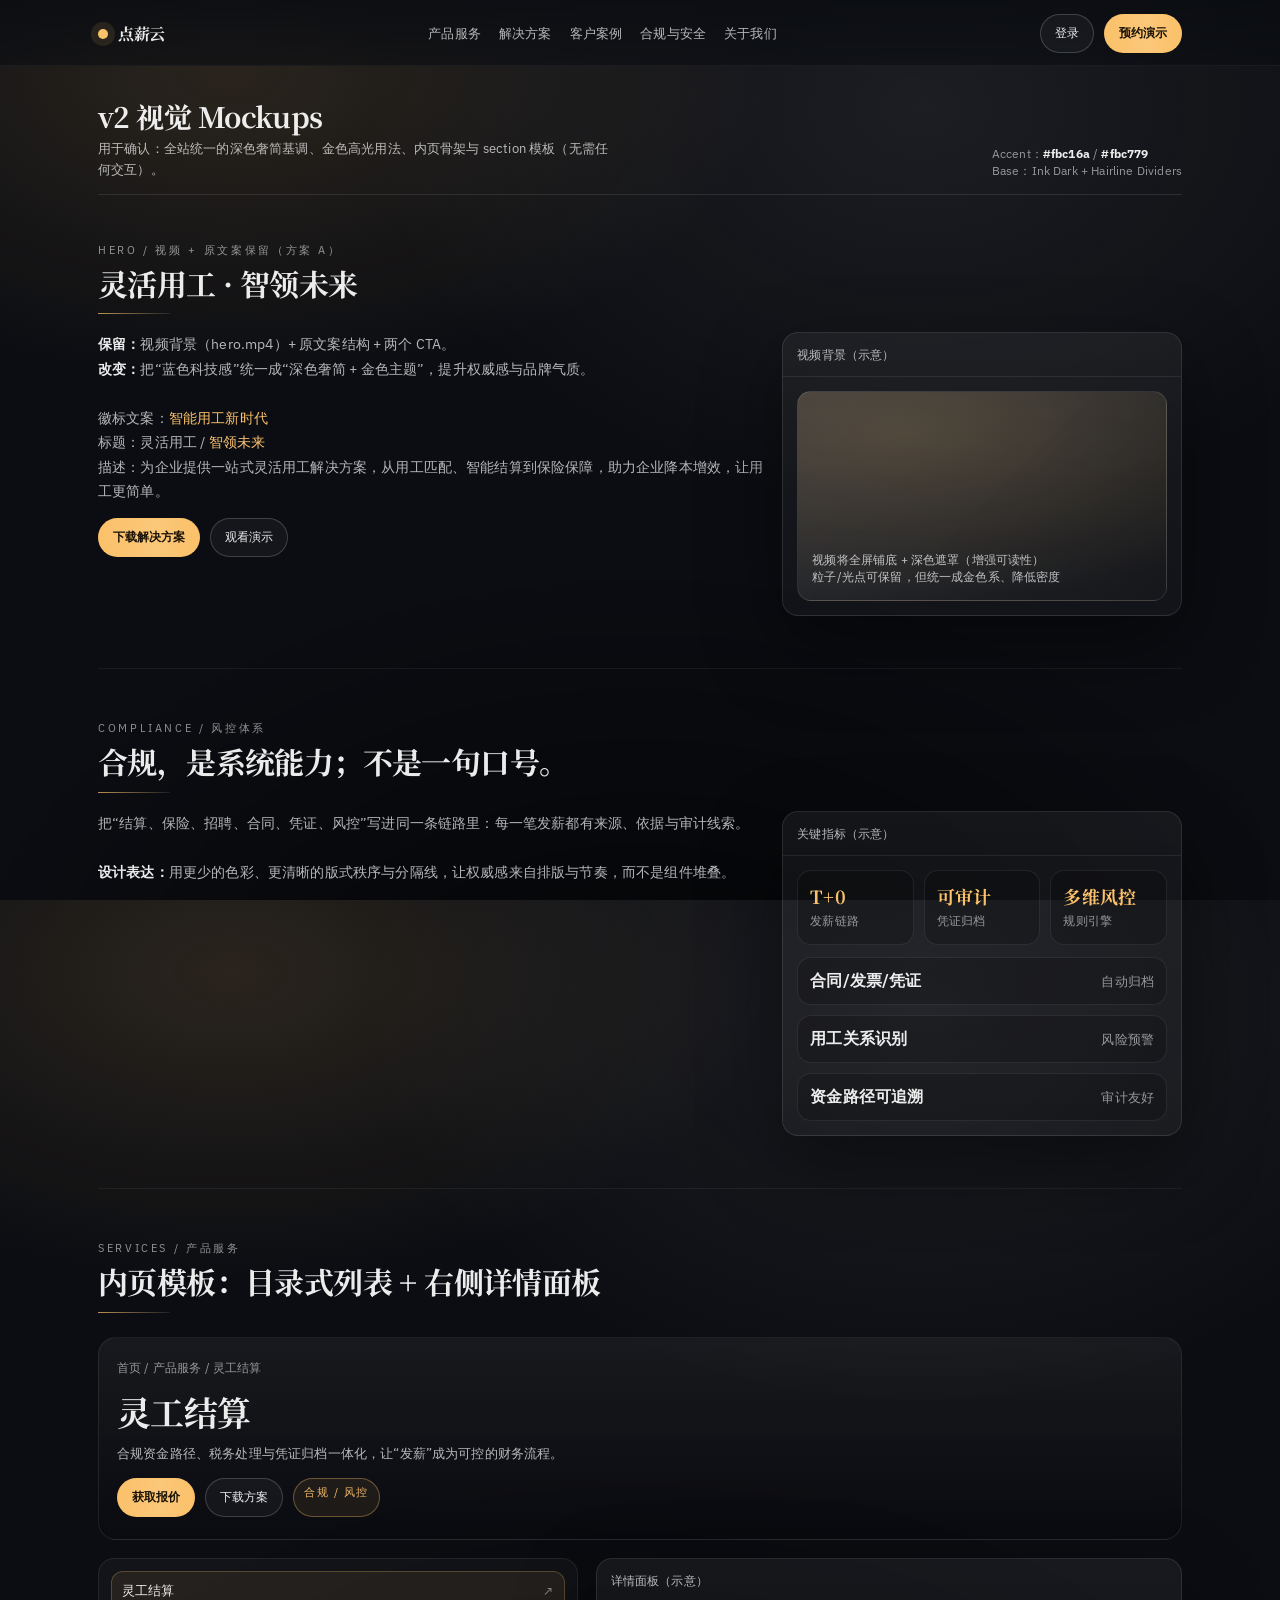
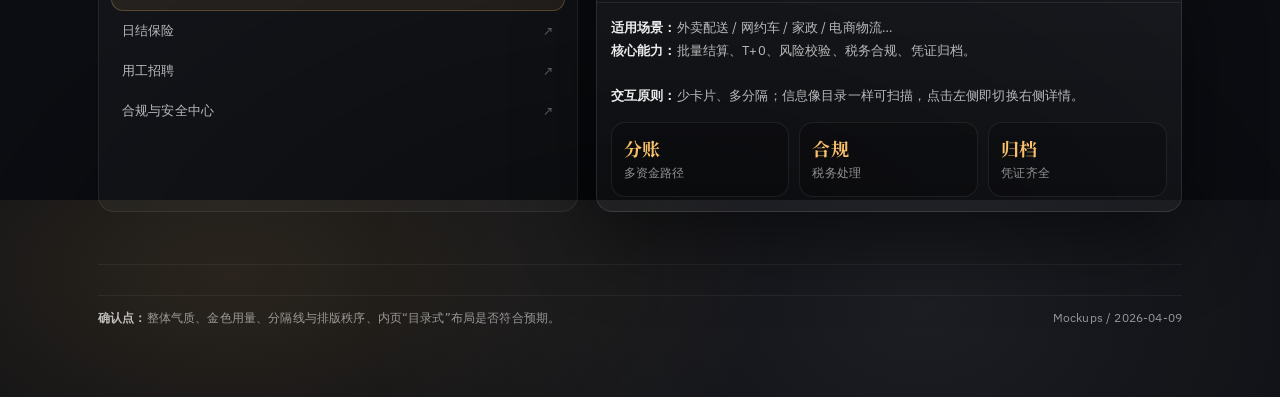
<file: mockups/v2-dark-lux-mockups.html>
<!doctype html>
<html lang="zh-CN">
  <head>
    <meta charset="UTF-8" />
    <meta name="viewport" content="width=device-width, initial-scale=1.0" />
    <title>点薪云 v2 视觉 Mockups（深色奢简 + 金色主题）</title>
    <link rel="preconnect" href="https://fonts.googleapis.com" />
    <link rel="preconnect" href="https://fonts.gstatic.com" crossorigin />
    <link
      href="https://fonts.googleapis.com/css2?family=IBM+Plex+Sans:wght@300;400;500;600&family=Noto+Serif+SC:wght@400;600;700&display=swap"
      rel="stylesheet"
    />
    <style>
      :root{
        --ink-950:#0b0d12;
        --ink-900:#0f1420;
        --ink-850:#121a28;
        --stroke:rgba(255,255,255,.10);
        --stroke-strong:rgba(255,255,255,.18);
        --text:rgba(255,255,255,.92);
        --muted:rgba(255,255,255,.70);
        --dim:rgba(255,255,255,.55);
        --gold1:#fbc16a;
        --gold2:#fbc779;
        --gold-grad:linear-gradient(90deg,var(--gold1) 0%,var(--gold2) 55%,var(--gold1) 100%);
        --max:1120px;
      }
      *{box-sizing:border-box}
      html,body{height:100%}
      body{
        margin:0;
        background:
          radial-gradient(900px 520px at 18% 8%, rgba(251,193,106,.13), transparent 60%),
          radial-gradient(900px 650px at 72% 12%, rgba(255,255,255,.07), transparent 62%),
          radial-gradient(1200px 800px at 50% 115%, rgba(0,0,0,.70), transparent 60%),
          var(--ink-950);
        color:var(--text);
        font-family:"IBM Plex Sans", ui-sans-serif, system-ui, -apple-system, "Segoe UI", Arial, "PingFang SC", "Microsoft YaHei", sans-serif;
        letter-spacing:.01em;
      }
      .wrap{max-width:var(--max); margin:0 auto; padding:36px 18px 70px}
      .top{
        display:flex; gap:14px; align-items:flex-end; justify-content:space-between;
        border-bottom:1px solid var(--stroke); padding-bottom:14px; margin-bottom:22px;
      }
      h1{
        margin:0; font-family:"Noto Serif SC", ui-serif, serif;
        font-weight:700; letter-spacing:-.02em; font-size:28px; line-height:1.05;
      }
      .subtitle{margin:8px 0 0; color:var(--muted); font-size:13px; line-height:1.55; max-width:64ch}
      .meta{color:var(--dim); font-size:12px}
      .meta b{color:var(--text)}

      .nav{
        position:sticky; top:0; z-index:2;
        padding:14px 0 12px;
        backdrop-filter: blur(12px);
        background: linear-gradient(180deg, rgba(11,13,18,.86), rgba(11,13,18,.62));
        border-bottom:1px solid rgba(255,255,255,.06);
      }
      .nav-inner{max-width:var(--max); margin:0 auto; padding:0 18px; display:flex; align-items:center; justify-content:space-between; gap:12px}
      .brand{display:flex; align-items:center; gap:10px}
      .mark{width:10px; height:10px; border-radius:50%; background:var(--gold1); box-shadow:0 0 0 7px rgba(251,193,106,.10)}
      .brand-name{font-family:"Noto Serif SC", ui-serif, serif; font-weight:700; letter-spacing:-.02em}
      .links{display:flex; gap:18px; color:var(--muted); font-size:13px}
      .links span{position:relative; padding:6px 0}
      .links span::after{
        content:""; position:absolute; left:0; right:0; bottom:2px; height:1px;
        background:rgba(251,193,106,.55);
        transform:scaleX(0); transform-origin:left; transition:transform .28s ease;
      }
      .links span:hover{color:var(--text)}
      .links span:hover::after{transform:scaleX(1)}

      .btn{
        border-radius:999px; padding:10px 14px; font-size:12px; border:1px solid var(--stroke-strong);
        color:var(--text); background:rgba(255,255,255,.04);
      }
      .btn.primary{border-color:rgba(251,193,106,.55); background:var(--gold-grad); color:#1a1206; font-weight:650}
      .btn.primary:hover{filter:brightness(1.05)}
      .btn:hover{background:rgba(255,255,255,.06)}

      .section{padding:52px 0; border-bottom:1px solid rgba(255,255,255,.06)}
      .label{
        font-size:11px; letter-spacing:.24em; color:var(--dim);
        text-transform:uppercase;
      }
      .h2{
        margin-top:10px;
        font-family:"Noto Serif SC", ui-serif, serif;
        font-weight:700; letter-spacing:-.02em;
        font-size:30px; line-height:1.06;
      }
      .divider{
        margin-top:14px; height:1px; width:72px;
        background: linear-gradient(90deg, rgba(251,193,106,.72), rgba(255,255,255,.08));
      }
      .grid{
        margin-top:18px; display:grid; grid-template-columns: 1.25fr .75fr; gap:18px;
      }
      @media (max-width: 980px){ .grid{grid-template-columns:1fr} .links{display:none} }
      .panel{
        border-radius:16px;
        border:1px solid rgba(255,255,255,.10);
        background: linear-gradient(180deg, rgba(255,255,255,.05), rgba(255,255,255,.03));
        box-shadow: 0 30px 80px rgba(0,0,0,.45);
        overflow:hidden;
      }
      .panel .phead{padding:14px 14px 12px; border-bottom:1px solid rgba(255,255,255,.08); color:var(--muted); font-size:12px}
      .panel .pbody{padding:14px}
      .kpis{display:grid; grid-template-columns:repeat(3,minmax(0,1fr)); gap:10px}
      .kpi{border:1px solid rgba(255,255,255,.08); border-radius:14px; background:rgba(0,0,0,.20); padding:12px 12px 14px}
      .kpi .k{font-family:"Noto Serif SC", ui-serif, serif; font-weight:700; font-size:18px; color:var(--gold1)}
      .kpi .v{margin-top:4px; font-size:12px; color:var(--dim)}
      .list{display:flex; flex-direction:column; gap:10px}
      .row{
        display:flex; align-items:center; justify-content:space-between; gap:12px;
        padding:12px 12px; border-radius:14px;
        border:1px solid rgba(255,255,255,.08); background:rgba(0,0,0,.18);
      }
      .row b{font-weight:600}
      .row small{color:var(--dim)}
      .tag{
        font-size:11px; padding:6px 10px; border-radius:999px;
        border:1px solid rgba(251,193,106,.35);
        color:rgba(251,193,106,.95);
        background:rgba(251,193,106,.08);
        letter-spacing:.14em;
      }
      .copy{color:var(--muted); font-size:14px; line-height:1.75}
      .copy strong{color:var(--text)}

      .pagehead{
        margin-top:24px;
        padding:22px 18px;
        border:1px solid rgba(255,255,255,.08);
        border-radius:18px;
        background: linear-gradient(180deg, rgba(255,255,255,.05), rgba(0,0,0,.10));
      }
      .crumb{color:var(--dim); font-size:12px}
      .ph-title{margin-top:10px; font-family:"Noto Serif SC", ui-serif, serif; font-weight:700; font-size:34px; letter-spacing:-.02em}
      .ph-sub{margin-top:8px; color:var(--muted); font-size:13px; line-height:1.55; max-width:70ch}
      .ph-actions{margin-top:14px; display:flex; gap:10px; flex-wrap:wrap}

      .twocol{
        margin-top:18px; display:grid; grid-template-columns: 0.9fr 1.1fr; gap:18px;
      }
      @media (max-width: 980px){ .twocol{grid-template-columns:1fr} }
      .sidenav{
        border-radius:16px; border:1px solid rgba(255,255,255,.08);
        background: rgba(255,255,255,.03);
        padding:12px;
      }
      .sidenav a{
        display:flex; align-items:center; justify-content:space-between;
        padding:10px 10px; border-radius:12px;
        color:var(--muted); text-decoration:none; font-size:13px;
        border:1px solid transparent;
      }
      .sidenav a.active{
        color:var(--text);
        border-color:rgba(251,193,106,.25);
        background: rgba(251,193,106,.08);
      }
      .sidenav a:hover{background: rgba(255,255,255,.04); color:var(--text)}

      .foot{
        margin-top:30px; color:var(--dim); font-size:12px;
        display:flex; justify-content:space-between; gap:12px; flex-wrap:wrap;
        padding-top:14px; border-top:1px solid rgba(255,255,255,.06);
      }
      .foot strong{color:var(--muted)}
    </style>
  </head>
  <body>
    <div class="nav">
      <div class="nav-inner">
        <div class="brand">
          <div class="mark"></div>
          <div class="brand-name">点薪云</div>
        </div>
        <div class="links">
          <span>产品服务</span>
          <span>解决方案</span>
          <span>客户案例</span>
          <span>合规与安全</span>
          <span>关于我们</span>
        </div>
        <div style="display:flex;gap:10px;align-items:center">
          <button class="btn">登录</button>
          <button class="btn primary">预约演示</button>
        </div>
      </div>
    </div>

    <div class="wrap">
      <div class="top">
        <div>
          <h1>v2 视觉 Mockups</h1>
          <p class="subtitle">用于确认：全站统一的深色奢简基调、金色高光用法、内页骨架与 section 模板（无需任何交互）。</p>
        </div>
        <div class="meta">
          Accent：<b>#fbc16a</b> / <b>#fbc779</b><br />
          Base：Ink Dark + Hairline Dividers
        </div>
      </div>

      <!-- HERO (VIDEO + ORIGINAL COPY PRESERVED) -->
      <div class="section" style="padding-top:26px">
        <div class="label">HERO / 视频 + 原文案保留（方案 A）</div>
        <div class="h2">灵活用工 · 智领未来</div>
        <div class="divider"></div>
        <div class="grid">
          <div class="copy">
            <strong>保留：</strong>视频背景（hero.mp4）+ 原文案结构 + 两个 CTA。<br />
            <strong>改变：</strong>把“蓝色科技感”统一成“深色奢简 + 金色主题”，提升权威感与品牌气质。<br /><br />
            徽标文案：<span style="color:var(--gold1)">智能用工新时代</span><br />
            标题：灵活用工 / <span style="background:var(--gold-grad); -webkit-background-clip:text; background-clip:text; color:transparent">智领未来</span><br />
            描述：为企业提供一站式灵活用工解决方案，从用工匹配、智能结算到保险保障，助力企业降本增效，让用工更简单。
            <div style="margin-top:14px; display:flex; gap:10px; flex-wrap:wrap">
              <button class="btn primary">下载解决方案</button>
              <button class="btn">观看演示</button>
            </div>
          </div>
          <div class="panel">
            <div class="phead">视频背景（示意）</div>
            <div class="pbody">
              <div
                style="
                  border-radius:14px;
                  border:1px solid rgba(255,255,255,.10);
                  overflow:hidden;
                  background:
                    radial-gradient(800px 300px at 30% 20%, rgba(251,193,106,.18), transparent 55%),
                    linear-gradient(135deg, rgba(255,255,255,.08), rgba(0,0,0,.22)),
                    rgba(255,255,255,.04);
                  height:210px;
                  display:flex;
                  align-items:flex-end;
                  padding:14px;
                "
              >
                <div style="font-size:12px; color:rgba(255,255,255,.72)">
                  视频将全屏铺底 + 深色遮罩（增强可读性）<br />
                  粒子/光点可保留，但统一成金色系、降低密度
                </div>
              </div>
            </div>
          </div>
        </div>
      </div>

      <!-- HERO / SECTION TEMPLATE -->
      <div class="section">
        <div class="label">COMPLIANCE / 风控体系</div>
        <div class="h2">合规，是系统能力；不是一句口号。</div>
        <div class="divider"></div>
        <div class="grid">
          <div class="copy">
            把“结算、保险、招聘、合同、凭证、风控”写进同一条链路里：每一笔发薪都有来源、依据与审计线索。
            <br /><br />
            <strong>设计表达：</strong>用更少的色彩、更清晰的版式秩序与分隔线，让权威感来自排版与节奏，而不是组件堆叠。
          </div>
          <div class="panel">
            <div class="phead">关键指标（示意）</div>
            <div class="pbody">
              <div class="kpis">
                <div class="kpi"><div class="k">T+0</div><div class="v">发薪链路</div></div>
                <div class="kpi"><div class="k">可审计</div><div class="v">凭证归档</div></div>
                <div class="kpi"><div class="k">多维风控</div><div class="v">规则引擎</div></div>
              </div>
              <div style="margin-top:12px" class="list">
                <div class="row"><b>合同/发票/凭证</b><small>自动归档</small></div>
                <div class="row"><b>用工关系识别</b><small>风险预警</small></div>
                <div class="row"><b>资金路径可追溯</b><small>审计友好</small></div>
              </div>
            </div>
          </div>
        </div>
      </div>

      <!-- INNER PAGE TEMPLATE -->
      <div class="section">
        <div class="label">SERVICES / 产品服务</div>
        <div class="h2">内页模板：目录式列表 + 右侧详情面板</div>
        <div class="divider"></div>

        <div class="pagehead">
          <div class="crumb">首页 / 产品服务 / 灵工结算</div>
          <div class="ph-title">灵工结算</div>
          <div class="ph-sub">合规资金路径、税务处理与凭证归档一体化，让“发薪”成为可控的财务流程。</div>
          <div class="ph-actions">
            <button class="btn primary">获取报价</button>
            <button class="btn">下载方案</button>
            <span class="tag">合规 / 风控</span>
          </div>
        </div>

        <div class="twocol">
          <div class="sidenav">
            <a class="active" href="javascript:void(0)">灵工结算 <span style="opacity:.5">↗</span></a>
            <a href="javascript:void(0)">日结保险 <span style="opacity:.5">↗</span></a>
            <a href="javascript:void(0)">用工招聘 <span style="opacity:.5">↗</span></a>
            <a href="javascript:void(0)">合规与安全中心 <span style="opacity:.5">↗</span></a>
          </div>
          <div class="panel">
            <div class="phead">详情面板（示意）</div>
            <div class="pbody">
              <div class="copy" style="font-size:13px">
                <strong>适用场景：</strong>外卖配送 / 网约车 / 家政 / 电商物流…<br />
                <strong>核心能力：</strong>批量结算、T+0、风险校验、税务合规、凭证归档。<br /><br />
                <strong>交互原则：</strong>少卡片、多分隔；信息像目录一样可扫描，点击左侧即切换右侧详情。
              </div>
              <div style="margin-top:14px" class="kpis">
                <div class="kpi"><div class="k">分账</div><div class="v">多资金路径</div></div>
                <div class="kpi"><div class="k">合规</div><div class="v">税务处理</div></div>
                <div class="kpi"><div class="k">归档</div><div class="v">凭证齐全</div></div>
              </div>
            </div>
          </div>
        </div>
      </div>

      <div class="foot">
        <div><strong>确认点：</strong>整体气质、金色用量、分隔线与排版秩序、内页“目录式”布局是否符合预期。</div>
        <div>Mockups / 2026-04-09</div>
      </div>
    </div>
  </body>
</html>
</file>
